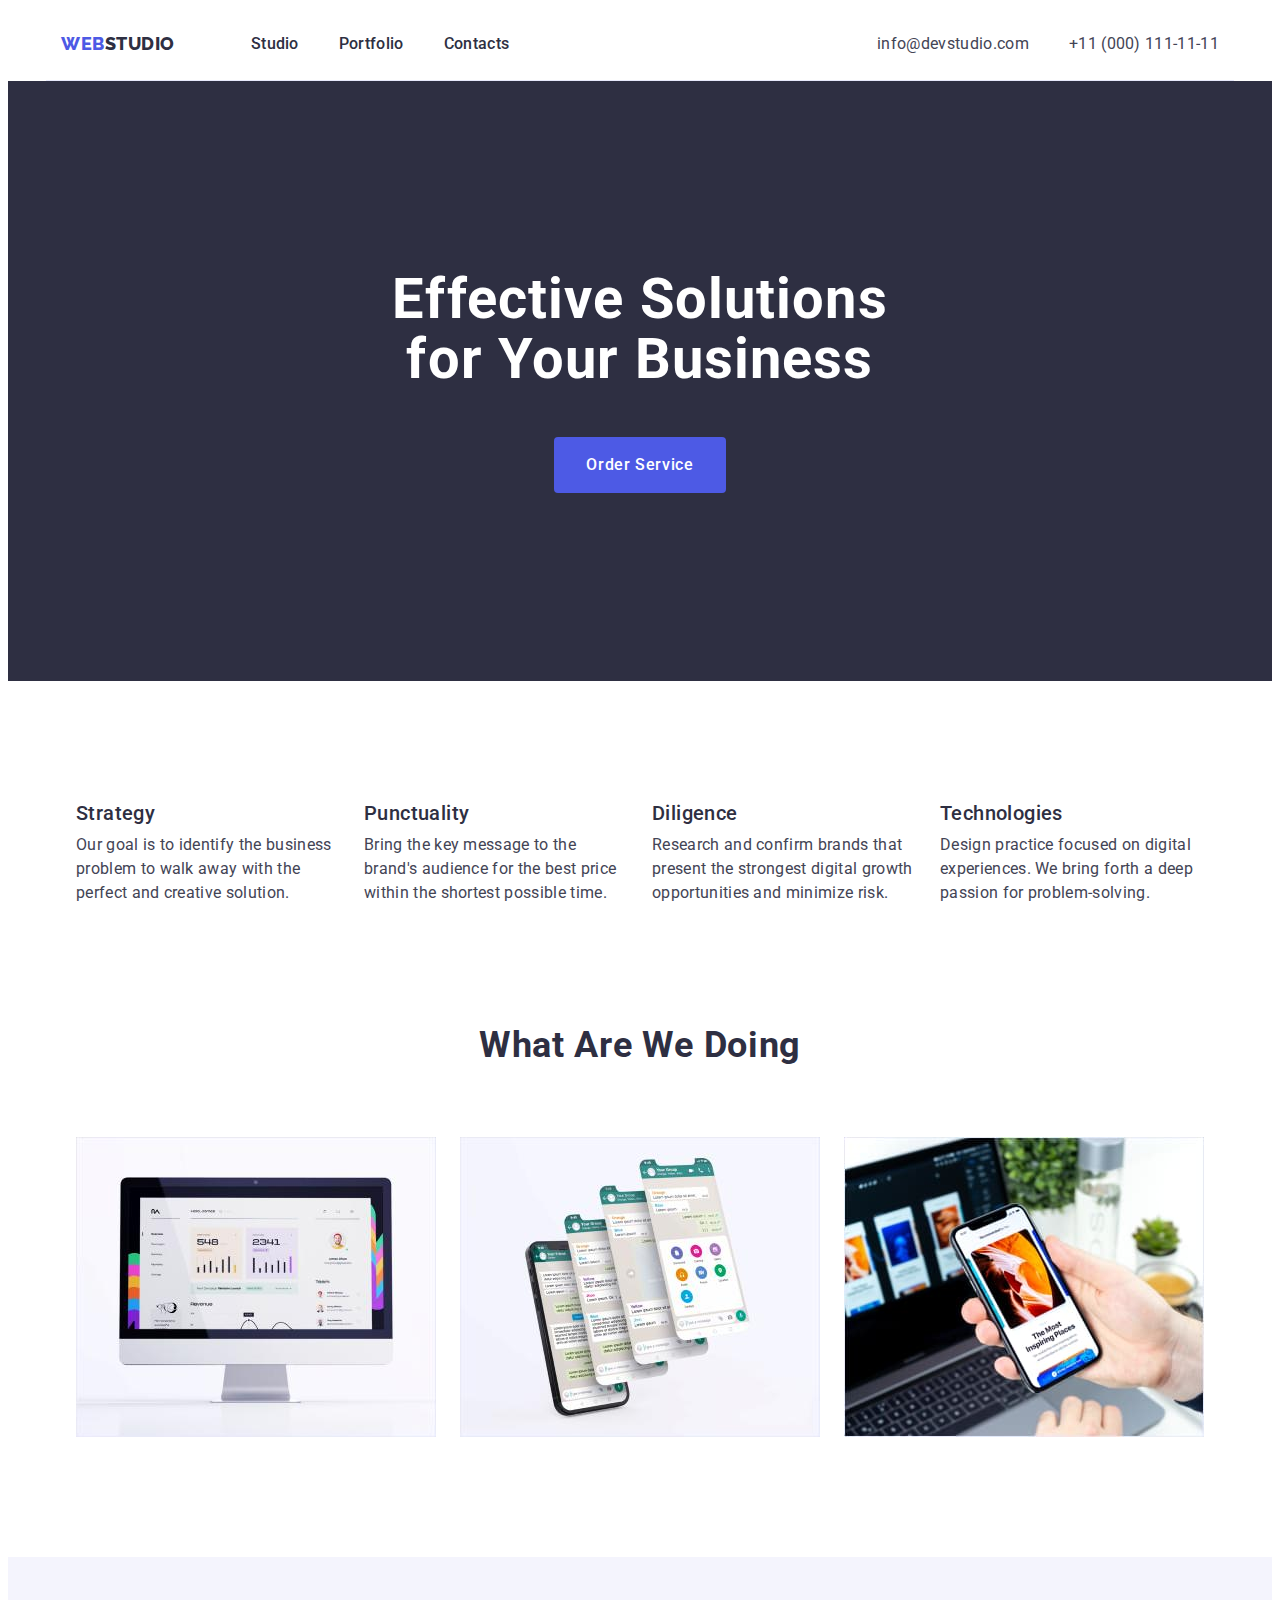
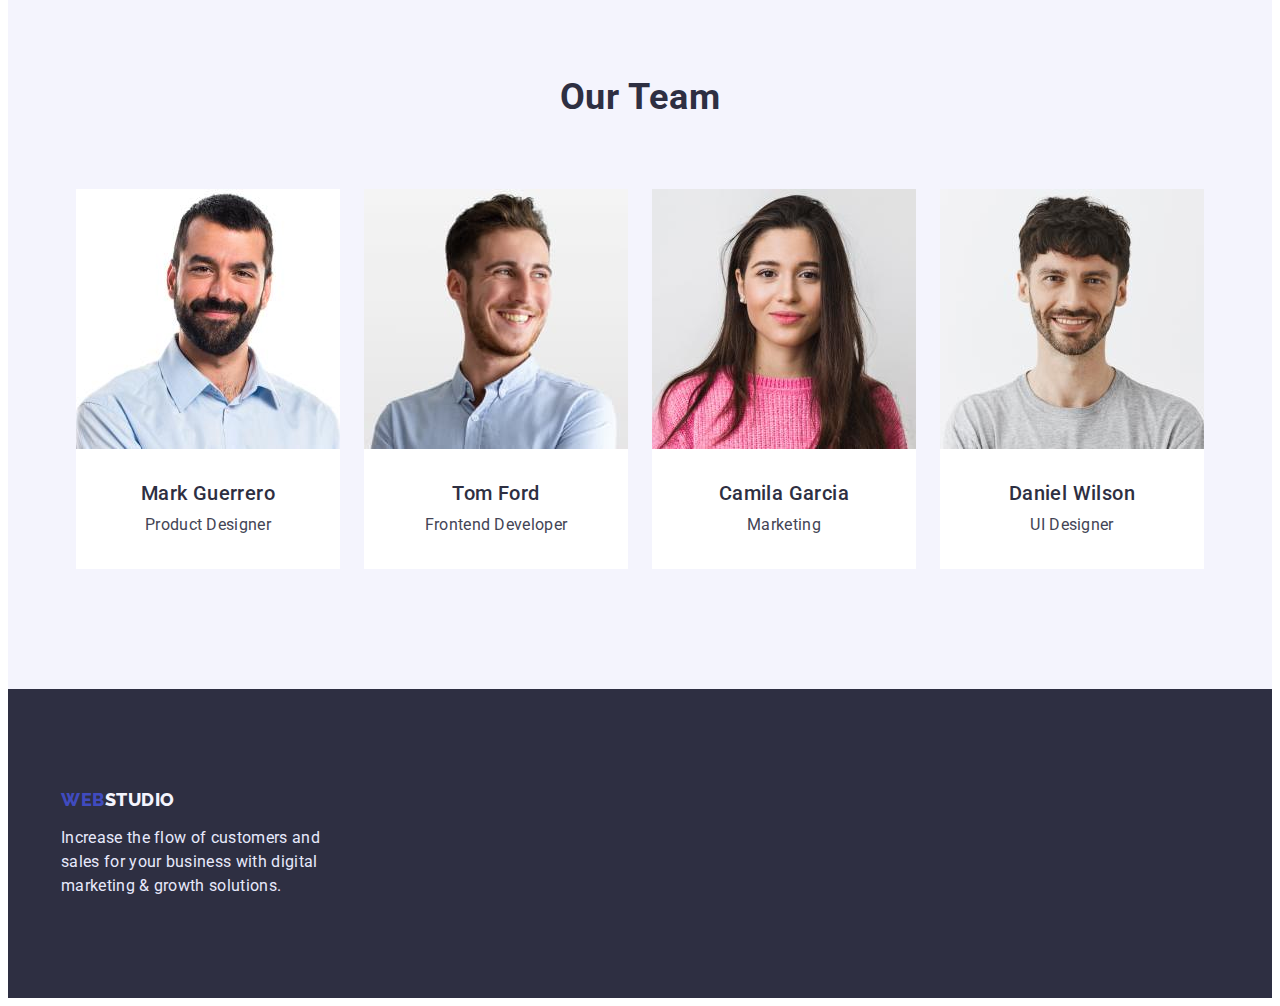
<file: index.html>
<!DOCTYPE html>
<html lang="en">
  <head>
    <meta charset="UTF-8" />
    <meta http-equiv="X-UA-Compatible" content="IE=edge" />
    <meta name="viewport" content="width=device-width, initial-scale=1.0" />
    <title>WebStudio</title>
    <link rel="preconnect" href="https://fonts.googleapis.com" />
    <link rel="preconnect" href="https://fonts.gstatic.com" crossorigin />
    <link
      href="https://fonts.googleapis.com/css2?family=Raleway:wght@800&family=Roboto:wght@400;500;700;900&display=swap"
      rel="stylesheet" />
    <link
      rel="stylesheet"
      href="https://cdnjs.cloudflare.com/ajax/libs/modern-normalize/1.1.0/modern-normalize.min.css"
      integrity="sha512-wpPYUAdjBVSE4KJnH1VR1HeZfpl1ub8YT/NKx4PuQ5NmX2tKuGu6U/JRp5y+Y8XG2tV+wKQpNHVUX03MfMFn9Q=="
      crossorigin="anonymous"
      referrerpolicy="no-referrer" />
    <link rel="stylesheet" href="./styles/style.css" />
  </head>
  <body>
    <!-------------------------------------- HEADER-->
    <header class="header">
      <div class="header-container container">
        <nav class="header-navigation">
          <a class="header-logo link" href="./index.html">
            <span class="logo-one">Web</span>Studio</a>
          <ul class="header-list list">
            <li class="header-item">
              <a class="header-link link" href="./index.html">Studio</a>
            </li>
            <li class="header-item">
              <a class="header-link link" href="./portfolio.html">Portfolio</a>
            </li>
            <li class="header-item">
              <a class="header-link link" href="">Contacts</a>
            </li>
          </ul>
        </nav>
        <address class="address">
          <ul class="address-list list">
            <li class="address-item">
              <a class="header-address link" href="mailto:info@devstudio.com"
                >info@devstudio.com</a>
            </li>
            <li class="address-item">
              <a class="header-address link" href="tel:+110001111111"
                >+11 (000) 111-11-11</a>
            </li>
          </ul>
        </address>
      </div>
    </header>
    <main>
      <!-------------------------------------HERO-->
      <section class="hero">
        <div class="hero-container container">
          <h1 class="hero-title">Effective Solutions for Your Business</h1>
          <button class="hero-btn" type="button">Order Service</button>
        </div>
      </section>

      <!------------------------section FEATURES-->
      <section class="features section">
        <div class="features-container container">
          <h2 class="visually-hidden">Features</h2>
          <ul class="features-list list">
            <li class="features-item">
              <h3 class="features-subtitle">Strategy</h3>
              <p class="features-text">
                Our goal is to identify the business problem to walk away with
                the perfect and creative solution.
              </p>
            </li>
            <li class="features-item">
              <h3 class="features-subtitle">Punctuality</h3>
              <p class="features-text">
                Bring the key message to the brand's audience for the best price
                within the shortest possible time.
              </p>
            </li>
            <li class="features-item">
              <h3 class="features-subtitle">Diligence</h3>
              <p class="features-text">
                Research and confirm brands that present the strongest digital
                growth opportunities and minimize risk.
              </p>
            </li>
            <li class="features-item">
              <h3 class="features-subtitle">Technologies</h3>
              <p class="features-text">
                Design practice focused on digital experiences. We bring forth a
                deep passion for problem-solving.
              </p>
            </li>
          </ul>
        </div>
      </section>

      <!------------------------section ACTIVITY-->
      <section class="activity section">
        <div class="activity-container container">
          <h2 class="activity-title title">What are we doing</h2>
          <ul class="activity-list list">
            <li class="activity-item">
              <img
                src="./images/monitor.jpg"
                alt="Monitor"
                width="360"
                height="300" />
            </li>
            <li class="activity-item">
              <img
                src="./images/phonescreen.jpg"
                alt="Phone and three screen"
                width="360"
                height="300" />
            </li>
            <li class="activity-item">
              <img
                src="./images/laptopandphone.jpg"
                alt="Laptop and phone in hand"
                width="360"
                height="300" />
            </li>
          </ul>
        </div>
      </section>

      <!---------------------------section TEAM -->
      <section class="team section">
        <div class="team-container container">
          <h2 class="team-title title">Our Team</h2>
          <ul class="team-list list">
            <li class="team-card">
              <img
                src="./images/markguerrero.jpg"
                alt="Photo by Mark Guerrero"
                width="264"
                height="260">
              <div class="card-info">
                <h3 class="team-name">Mark Guerrero</h3>
                <p class="team-specialty">Product Designer</p>
              </div>
            </li>
            <li class="team-card">
              <img
                src="./images/tomford.jpg"
                alt="Photo by Tom Ford"
                width="264"
                height="260" />
              <div class="card-info">
                <h3 class="team-name">Tom Ford</h3>
                <p class="team-specialty">Frontend Developer</p>
              </div>
            </li>
            <li class="team-card">
              <img
                src="./images/camilagarcia.jpg"
                alt="Photo by Camila Garcia"
                width="264"
                height="260" />
              <div class="card-info">
                <h3 class="team-name">Camila Garcia</h3>
                <p class="team-specialty">Marketing</p>
                 </div>
            </li>
            <li class="team-card">
              <img
                src="./images/danielwilson.jpg"
                alt="Photo by Daniel Wilson"
                width="264"
                height="260" />
              <div class="card-info">
                <h3 class="team-name">Daniel Wilson</h3>
                <p class="team-specialty">UI Designer</p>
              </div>
            </li>
          </ul>
        </div>
      </section>
    </main>
    <!-----------------------------------FOOTER -->
    <footer class="footer">
      <div class="footer-container container">
        <div class="footer-info">
          <a class="footer-logo link" href="./index.html">
            <span class="footer-logo-one">Web</span>Studio
          </a>
          <p class="footer-text">
            Increase the flow of customers and sales for your business with
            digital marketing & growth solutions.
          </p>
        </div>
      </div>
    </footer>
  </body>
</html>
</file>
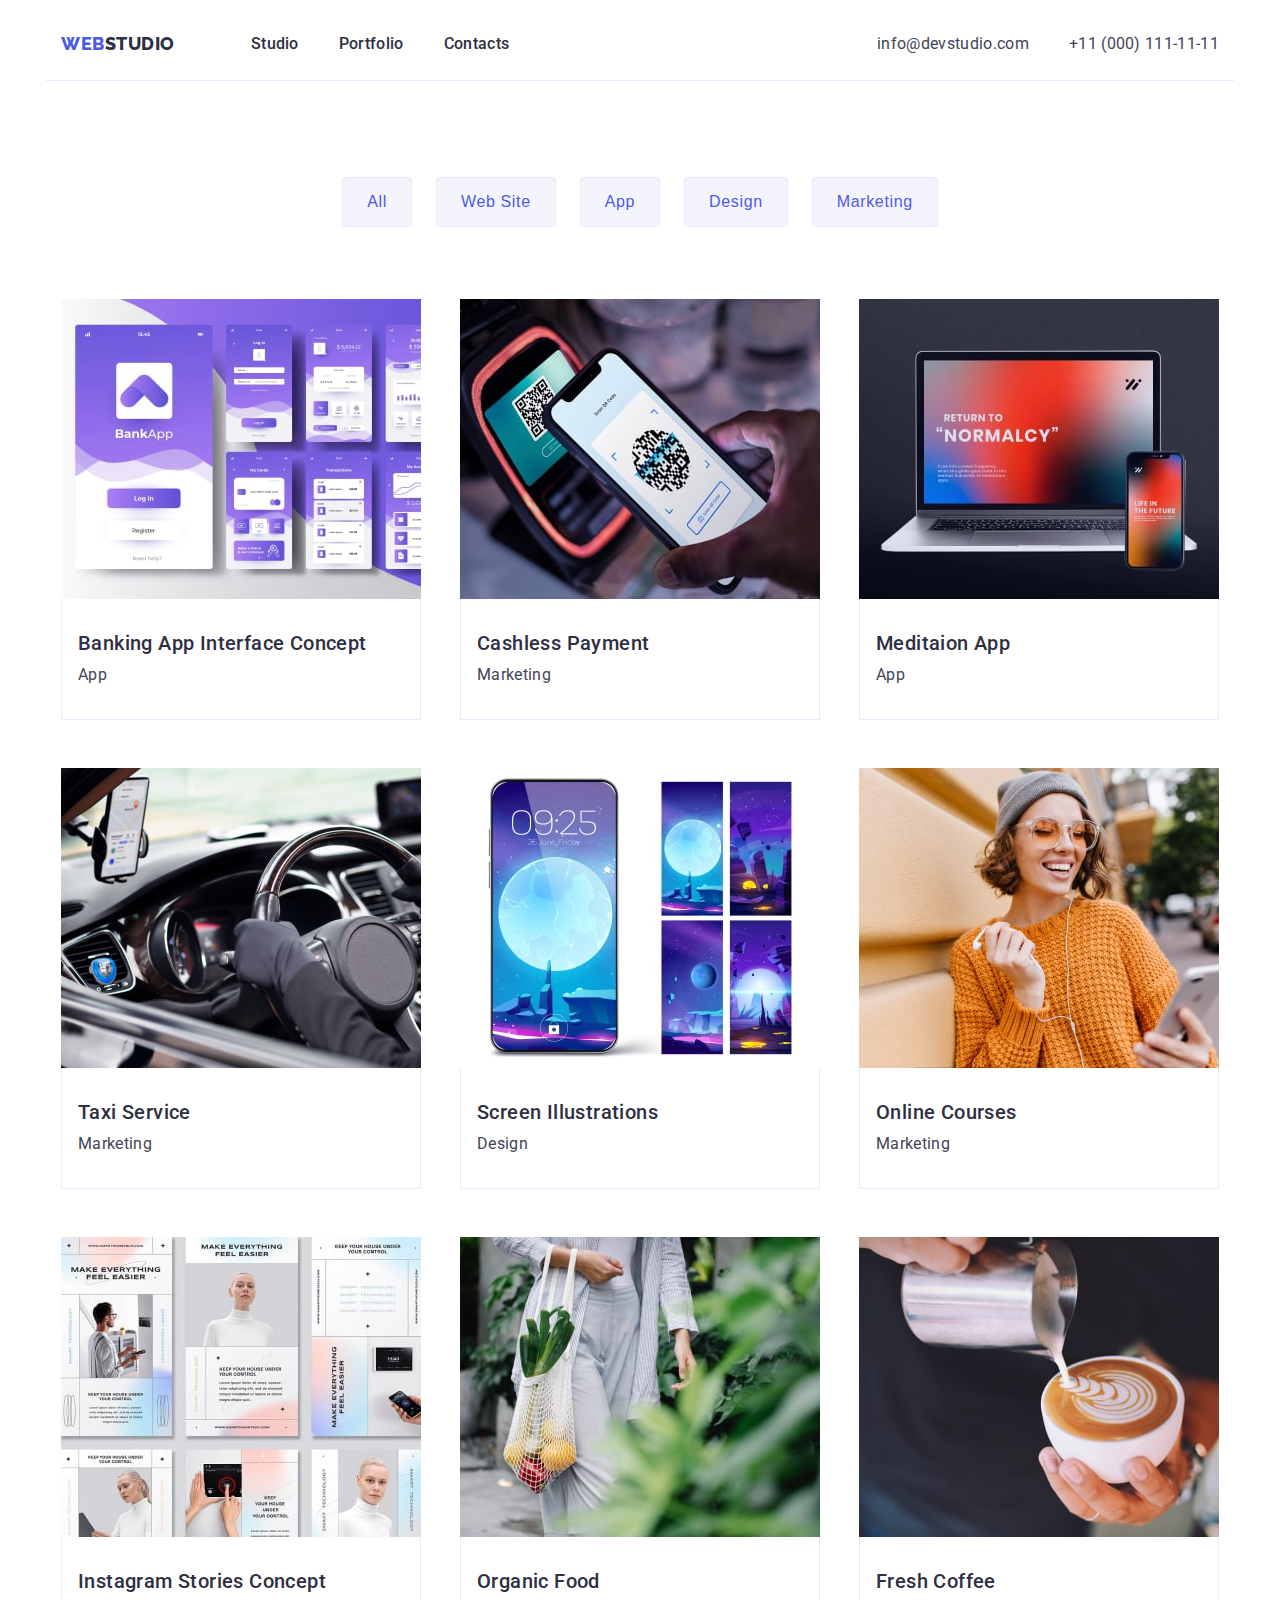
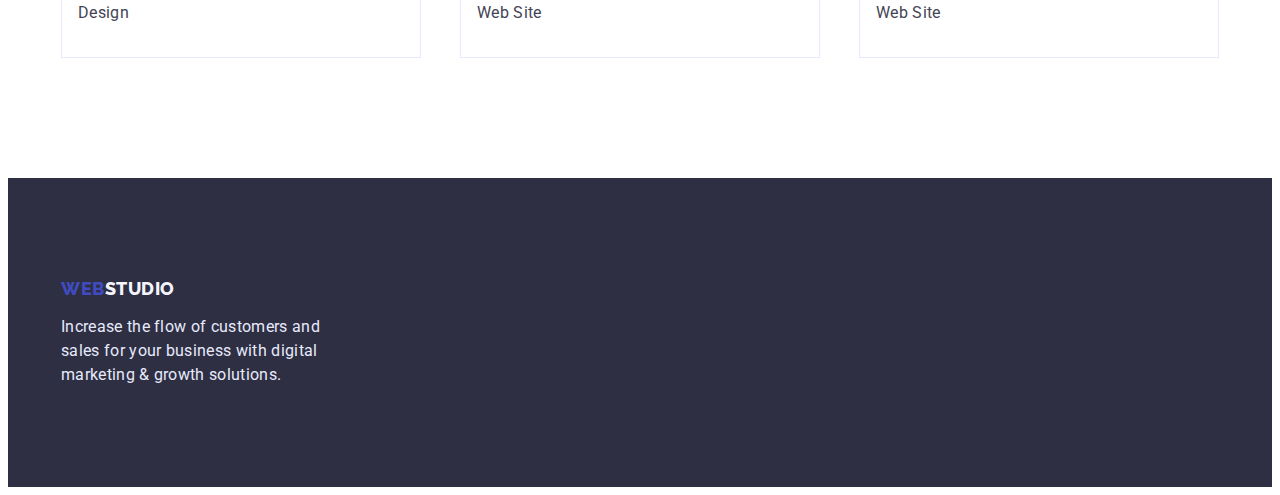
<file: portfolio.html>
<!DOCTYPE html>
<html lang="en">
  <head>
    <meta charset="UTF-8" />
    <meta http-equiv="X-UA-Compatible" content="IE=edge" />
    <meta name="viewport" content="width=device-width, initial-scale=1.0" />
    <title>WebStudio</title>
    <link rel="preconnect" href="https://fonts.googleapis.com" />
    <link rel="preconnect" href="https://fonts.gstatic.com" crossorigin />
    <link
      href="https://fonts.googleapis.com/css2?family=Raleway:wght@800&family=Roboto:wght@400;500;700;900&display=swap"
      rel="stylesheet" />
    <link
      rel="stylesheet"
      href="https://cdnjs.cloudflare.com/ajax/libs/modern-normalize/1.1.0/modern-normalize.min.css"
      integrity="sha512-wpPYUAdjBVSE4KJnH1VR1HeZfpl1ub8YT/NKx4PuQ5NmX2tKuGu6U/JRp5y+Y8XG2tV+wKQpNHVUX03MfMFn9Q=="
      crossorigin="anonymous"
      referrerpolicy="no-referrer" />
    <link rel="stylesheet" href="./styles/style.css" />
  </head>
  <body>
    <!-------------------------------------- HEADER-->
    <header class="header">
      <div class="header-container container">
        <nav class="header-navigation">
          <a class="header-logo link" href="./index.html">
            <span class="logo-one">Web</span>Studio</a
          >
          <ul class="header-list list">
            <li class="header-item">
              <a class="header-link link" href="./index.html">Studio</a>
            </li>
            <li class="header-item">
              <a class="header-link link" href="./portfolio.html">Portfolio</a>
            </li>
            <li class="header-item">
              <a class="header-link link" href="">Contacts</a>
            </li>
          </ul>
        </nav>
        <address class="address">
          <ul class="address-list list">
            <li class="address-item">
              <a class="header-address link" href="mailto:info@devstudio.com"
                >info@devstudio.com</a
              >
            </li>
            <li class="address-item">
              <a class="header-address link" href="tel:+110001111111"
                >+11 (000) 111-11-11</a
              >
            </li>
          </ul>
        </address>
      </div>
    </header>
    <main>
      <section class="portfolio section">
        <div class="container">
          <h1 class="visually-hidden">Portfolio</h1>
          <!-- ---------------------------------FILTER -->
          <ul class="filter-list list">
            <li class="filter-item">
              <button class="portfolio-btn" type="button">All</button>
            </li>
            <li class="filter-item">
              <button class="portfolio-btn" type="button">Web Site</button>
            </li>
            <li class="filter-item">
              <button class="portfolio-btn" type="button">App</button>
            </li>
            <li class="filter-item">
              <button class="portfolio-btn" type="button">Design</button>
            </li>
            <li class="filter-item">
              <button class="portfolio-btn" type="button">Marketing</button>
            </li>
          </ul>
          <!-- -------------------------Work examples -->
           <ul class="examples-list list">
              <li class="examples-item">
                <a class="example-link link" href="">
                  <img
                    src="./images/portfolio/Banking_App.jpg"
                    alt="Banking App"
                    width="360"
                    height="300" />
                  <div class="example-link-info">
                    <h2 class="examples-subtitle">
                      Banking App Interface Concept
                    </h2>
                    <p class="examples-type">App</p>
                  </div>
                </a>
              </li>
              <li class="examples-item">
                <a class="example-link link" href=""
                  ><img
                    src="./images/portfolio/Phone_screen_with_QR-code.jpg"
                    alt="Phone screen with QR-code"
                    width="360"
                    height="300" />
                  <div class="example-link-info">
                    <h2 class="examples-subtitle">Cashless Payment</h2>
                    <p class="examples-type">Marketing</p>
                  </div>
                </a>
              </li>
              <li class="examples-item">
                <a class="example-link link" href=""
                  ><img
                    src="./images/portfolio/Laptop.jpg"
                    alt="Laptop"
                    width="360"
                    height="300" />
                  <div class="example-link-info">
                    <h2 class="examples-subtitle">Meditaion App</h2>
                    <p class="examples-type">App</p>
                  </div>
                </a>
              </li>
              <li class="examples-item">
                <a class="example-link link" href=""
                  ><img
                    src="./images/portfolio/Car_control_panel.jpg"
                    alt="Car control panel"
                    width="360"
                    height="300" />
                  <div class="example-link-info">
                    <h2 class="examples-subtitle">Taxi Service</h2>
                    <p class="examples-type">Marketing</p>
                  </div>
                </a>
              </li>
              <li class="examples-item">
                <a class="example-link link" href=""
                  ><img
                    src="./images/portfolio/Phone_screen.jpg"
                    alt="Phone screen"
                    width="360"
                    height="300" />
                  <div class="example-link-info">
                    <h2 class="examples-subtitle">Screen Illustrations</h2>
                    <p class="examples-type">Design</p>
                  </div>
                </a>
              </li>
              <li class="examples-item">
                <a class="example-link link" href="">
                  <img
                    src="./images/portfolio/Girl_with_phone.jpg"
                    alt="Girl with phone"
                    width="360"
                    height="300" />
                  <div class="example-link-info">
                    <h2 class="examples-subtitle">Online Courses</h2>
                    <p class="examples-type">Marketing</p>
                  </div>
                </a>
              </li>
              <li class="examples-item">
                <a class="example-link link" href=""
                  ><img
                    src="./images/portfolio/Instagram_Stories.jpg"
                    alt="Instagram Stories"
                    width="360"
                    height="300" />
                  <div class="example-link-info">
                    <h2 class="examples-subtitle">Instagram Stories Concept</h2>
                    <p class="examples-type">Design</p>
                  </div>
                </a>
              </li>
              <li class="examples-item">
                <a class="example-link link" href=""
                  ><img
                    src="./images/portfolio/Food_in_a_bag.jpg"
                    alt="Food in a bag"
                    width="360"
                    height="300" />
                  <div class="example-link-info">
                    <h2 class="examples-subtitle">Organic Food</h2>
                    <p class="examples-type">Web Site</p>
                  </div>
                </a>
              </li>
              <li class="examples-item">
                <a class="example-link link" href=""
                  ><img
                    src="./images/portfolio/Coffee_in_a_cap.jpg"
                    alt="Coffee in a cap"
                    width="360"
                    height="300" />
                  <div class="example-link-info">
                    <h2 class="examples-subtitle">Fresh Coffee</h2>
                    <p class="examples-type">Web Site</p>
                  </div>
                </a>
              </li>
            </ul>
        </div>
        </section>
    </main>
    <footer class="footer">
      <div class="footer-container container">
        <div class="footer-info">
          <a class="footer-logo link" href="./index.html">
            <span class="footer-logo-one">Web</span>Studio
          </a>
          <p class="footer-text">
            Increase the flow of customers and sales for your business with
            digital marketing & growth solutions.
          </p>
        </div>
      </div>
    </footer>
  </body>
</html>
</file>
<file: styles/style.css>
:root {
  --main-text-color: #434455;
  --main-title-color: #2e2f42;
  --main-background-color: #ffffff;
  --hero-text-color: #ffffff;
  --second-background-color: #f4f4fd;
  --hero-footer-color: #2e2f42;
  --main-button-color: #4D5AE5;
  --hover-focus-color: #404BBF;
  --border-color: #e7e9fc;
}

p,h1,h2,h3,h4,h5,h6 {
  margin: 0;
}

ul{
  margin: 0;
  padding-left: 0;
}

button{
  cursor: pointer;
}

img{
    display: block;
}

body {
  font-family: "Roboto", sans-serif;
  color: var(--main-text-color);
}

.container{
width: 1158px;
padding-left: 15px;
padding-right: 15px;
margin: 0 auto;
}

.section{
  padding-top: 120px;
  padding-bottom: 120px;
}

.title {
  font-weight: 700;
  font-size: 36px;
  line-height: calc(40 / 36);
  text-align: center;
  letter-spacing: 0.02em;
  text-transform: capitalize;
  color: var(--main-title-color);
}

.visually-hidden {
  position: absolute;
  white-space: nowrap;
  width: 1px;
  height: 1px;
  overflow: hidden;
  border: 0;
  padding: 0;
  clip: rect(0 0 0 0);
  clip-path: inset(50%);
  margin: -1px;
}

.link {
  text-decoration: none;
}

.list {
  list-style: none;
}

/*----------------------------- HEADER */
.header{
background-color: var(--main-background-color);
}

.header-container{
  display: flex;
  align-items: center;
  border-bottom: 1px solid var(--border-color);
  margin-left: auto;
}

.header-navigation {
   display: flex;
   align-items: center;
    }

.header-logo {
  font-family: "Raleway";
  font-weight: 800;
  font-size: 18px;
  line-height: calc(24 / 18);
  display: flex;
  letter-spacing: 0.03em;
  text-transform: uppercase;
  color: var(--main-title-color);
  padding-top: 24px;
  padding-bottom: 24px;
}

.logo-one {
  color: var(--main-button-color);
}

.header-list {
  display: flex;
  gap: 40px;
  margin-left: 76px;
  }

.header-link {
  font-weight: 500;
  font-size: 16px;
  line-height: 1.5;
  letter-spacing: 0.02em;
  display: block;
  padding: 24px 0;
  color: var(--main-title-color);
}

.header-link:is(:hover, :focus) {
  color: var(--hover-focus-color);
}

.address{
margin-left: auto;
}

.address-list {
  display: flex;
  gap: 40px;
   }

.header-address {
  display: block;
  font-style: normal;
  font-size: 16px;
  line-height: 1.5;
  letter-spacing: 0.02em;
  padding: 24px 0;
  color: inherit;
 }

.header-address:is(:hover, :focus) {
  color: var(--hover-focus-color);
}

/* -----------------------------------HERO */

.hero{
background-color: var(--hero-footer-color);
}

.hero-container{
  display: flex;
  flex-direction: column;
  justify-content: center;
  align-items: center;
  padding-top: 188px;
  padding-bottom: 188px;
  }

.hero-title {
  font-weight: 700;
  font-size: 56px;
  line-height: calc(60 / 56);
  text-align: center;
  letter-spacing: 0.02em;
  width: 496px;
  color: var(--hero-text-color);
  margin-bottom: 48px;
}

.hero-btn {
  background-color: var(--main-button-color);
  font-family: 'Roboto';
  font-weight: 500;
  font-size: 16px;
  line-height: 1.5;
  letter-spacing: 0.04em;
  color: var(--hero-text-color);
  padding: 16px 32px;
  border-radius: 4px;
  border: none;
  }

.hero-btn:is(:hover, :focus) {
    background-color: var(--hover-focus-color);
}
/* ----------------------section FEATURES */
  
.features{
  background-color: var(--main-background-color);
} 

.features-container{
  display: flex;
  flex-direction: column;
  justify-content: center;
  align-items: center;
  background-color: var(--main-background-color);
  }

.features-list {
  display: flex;
  gap: 24px;
  }

.features-item {
  display: flex;
  flex-direction: column;
  width: 264px;
}

.features-subtitle {
  font-weight: 500;
  font-size: 20px;
  line-height: 1.2;
  letter-spacing: 0.02em;
  color: var(--main-title-color);
  margin-bottom: 8px;
}

.features-text {
  font-size: 16px;
  line-height: 1.5;
  letter-spacing: 0.02em;
}

/* ----------------------section ACTIVITY */

.activity{
background-color: var(--main-background-color);
padding-top: 0;
}

.activity-container {
  display: flex;
  flex-direction: column;
  justify-content: space-between;
  align-items:center;
  }

.activity-title {
  display: flex;
  margin-bottom: 72px;
}

.activity-list {
display: flex;
gap: 24px;
}

/* -------------------------section TEAM */

.team{
background-color: var(--second-background-color);
}

.team-container{
  display: flex;
  flex-direction: column;
  align-items:center;
  }

.team-title {
  display: flex;
  margin-bottom: 72px;
}

.team-list {
  display: flex;
  gap: 24px;
}

.team-card {
  display: flex;
  flex-direction: column;
  align-items:center;
  background-color: var(--main-background-color);
  }

.card-info{
  display: block;
  text-align: center;
  width: 232px;
  padding: 32px 16px;
  }

.team-name {
  font-weight: 500;
  font-size: 20px;
  line-height: 1.2;
  letter-spacing: 0.02em;
  color: var(--main-title-color);
  margin-bottom: 8px;
}

.team-specialty {
  font-size: 16px;
  line-height: 1.5;
  letter-spacing: 0.02em;
}

/* ------------------------------FOOTER */

.footer{
 background-color: var(--hero-footer-color);
}

.footer-container {
  display: flex;
  align-items: center;
 }

.footer-info{
padding-top: 100px;
padding-bottom: 100px;
}

.footer-logo {
  font-family: "Raleway";
  font-weight: 800;
  font-size: 18px;
  line-height: calc(21 / 18);
  display: flex;
  align-items: center;
  letter-spacing: 0.03em;
  text-transform: uppercase;
  margin-bottom: 16px;
  color: #f4f4fd;
}

.footer-logo-one {
  color: var(--hover-focus-color);
}

.footer-text {
  font-size: 16px;
  line-height: 1.5;
  letter-spacing: 0.02em;
  display: flex;
  color: #e7e9fc;
  width: 264px;
}
/* ---------------------------------PORTFOLIO -- */
.portfolio{
  background-color: var(--main-background-color);
  padding-top: 96px;
}
/* !-----------------------------------FILTER --*/

.filter-list {
  display: flex;
  justify-content: center;
  align-items: center;
  gap: 24px;
  padding: 0;
  margin-bottom: 72px;
}

.portfolio-btn {

  font-weight: 500;
  font-size: 16px;
  line-height: 1.5;
  display: flex;
  align-items: center;
  text-align: justify;
  letter-spacing: 0.04em;
  padding: 12px 24px;
  border: 1px solid #E7E9FC;
  border-radius: 4px;
  background-color: var(--second-background-color);
  color: var(--main-button-color);
 
}

.portfolio-btn:is(:hover, :focus) {
  color: #FFFFFF;
  background-color: #404BBF;
}
/* ---------------------------WORK EXAMPLES -- */

.examples-list {
  display: flex;
  justify-content: space-between;
  flex-wrap: wrap;
  align-content: start;
  row-gap: 48px;
  column-gap: 24px;
  }

.examples-item {
  display: flex;
  flex-direction: column;
  align-items:center;
  text-align: start;
  }

.examples-link {
  display: flex;
}

.example-link-info{
  padding: 32px 16px;
  border-right: 1px solid var(--border-color);
  border-bottom: 1px solid var(--border-color);
  border-left: 1px solid var(--border-color);
}

.examples-subtitle {
  font-weight: 500;
    font-size: 20px;
    line-height: calc(24/20);
    letter-spacing: 0.02em;
    color: var(--main-title-color);
    margin-bottom: 8px;
}

.examples-type {
  font-size: 16px;
  line-height: 1.5;
  letter-spacing: 0.02em;
  color: var(--main-text-color);
  }
</file>
